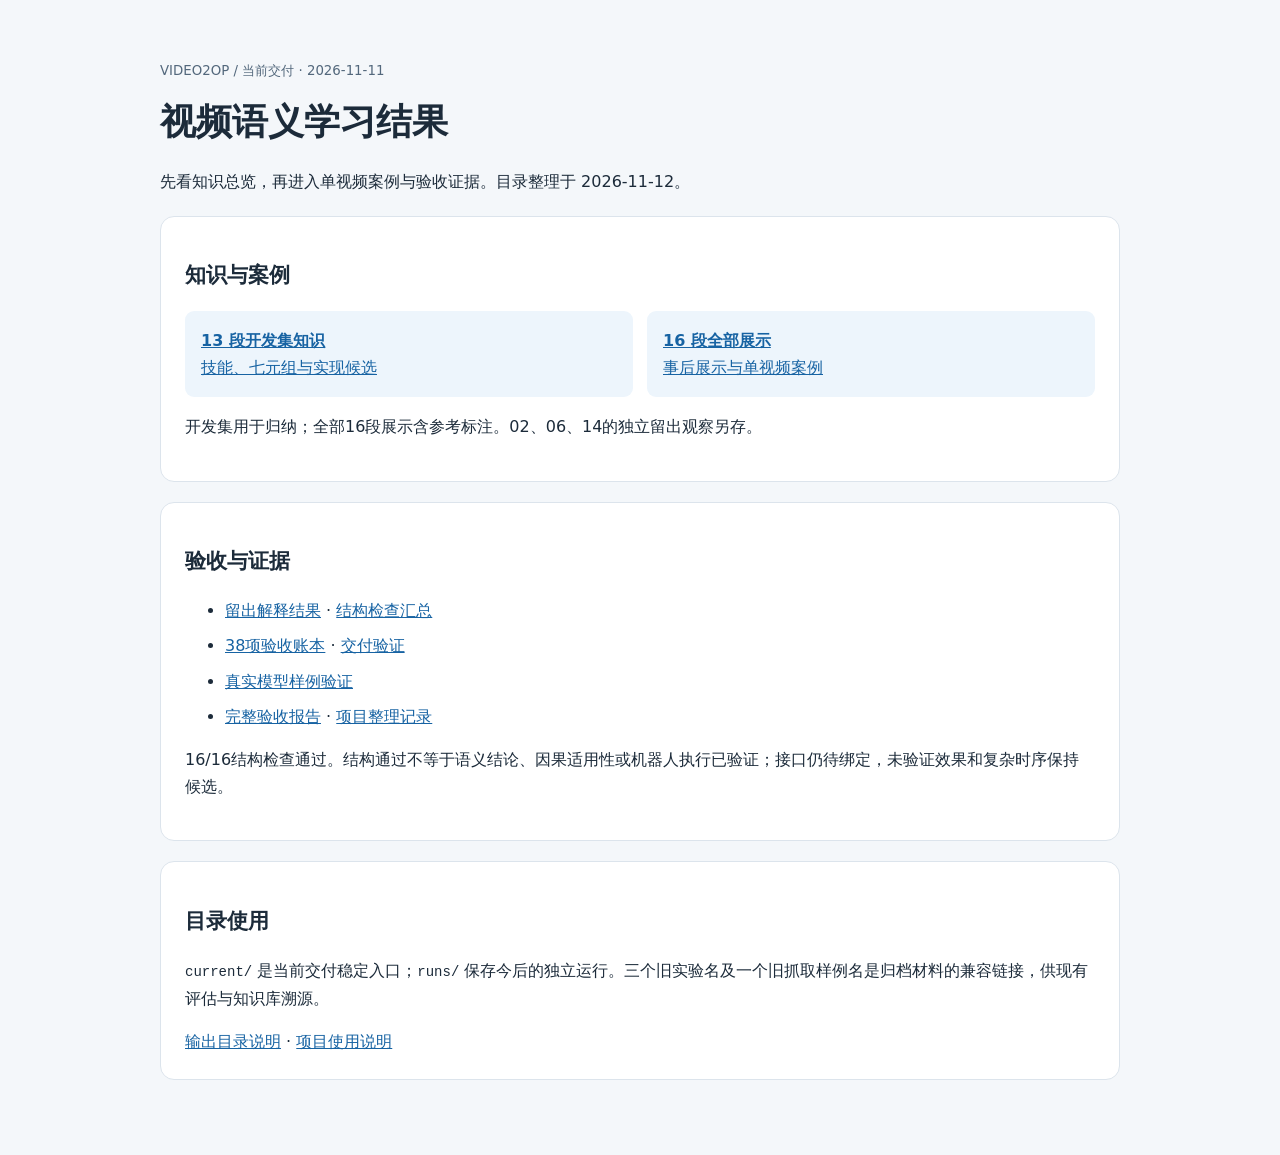
<file: output/index.html>
<!doctype html>
<html lang="zh-CN"><meta charset="utf-8"><meta name="viewport" content="width=device-width, initial-scale=1"><title>video2op · 当前结果</title>
<style>body{font:16px/1.7 system-ui,sans-serif;color:#1c2b3a;background:#f4f7fa;margin:0}main{max-width:960px;margin:auto;padding:56px 24px}h1{font-size:36px;margin:8px 0}h2{font-size:21px}small{color:#53687c}section{background:white;border:1px solid #dce4ec;border-radius:14px;padding:24px;margin:20px 0}.grid{display:grid;grid-template-columns:repeat(auto-fit,minmax(240px,1fr));gap:14px}a{color:#1763a3}nav a{display:block;padding:16px;background:#edf5fc;border-radius:9px}code{font-size:14px}li{margin:8px 0}</style>
<main><small>VIDEO2OP / 当前交付 · 2026-11-11</small><h1>视频语义学习结果</h1><p>先看知识总览，再进入单视频案例与验收证据。目录整理于 2026-11-12。</p>
<section><h2>知识与案例</h2><nav class="grid"><a href="current/knowledge_development/review.html"><b>13 段开发集知识</b><br>技能、七元组与实现候选</a><a href="current/knowledge_all_16/review.html"><b>16 段全部展示</b><br>事后展示与单视频案例</a></nav><p>开发集用于归纳；全部16段展示含参考标注。02、06、14的独立留出观察另存。</p></section>
<section><h2>验收与证据</h2><ul>
<li><a href="current/holdout_evaluation.json">留出解释结果</a> · <a href="current/verification_summary.json">结构检查汇总</a></li>
<li><a href="current/checklist_38.json">38项验收账本</a> · <a href="current/delivery_validation.json">交付验证</a></li>
<li><a href="current/model_validation/results.json">真实模型样例验证</a></li>
<li><a href="../docs/reports/按两张图完成任务验收报告.md">完整验收报告</a> · <a href="../docs/reports/项目整理_20261112.md">项目整理记录</a></li>
</ul><p>16/16结构检查通过。结构通过不等于语义结论、因果适用性或机器人执行已验证；接口仍待绑定，未验证效果和复杂时序保持候选。</p></section>
<section><h2>目录使用</h2><p><code>current/</code> 是当前交付稳定入口；<code>runs/</code> 保存今后的独立运行。三个旧实验名及一个旧抓取样例名是归档材料的兼容链接，供现有评估与知识库溯源。</p><a href="README.md">输出目录说明</a> · <a href="../README.md">项目使用说明</a></section></main></html>
</file>
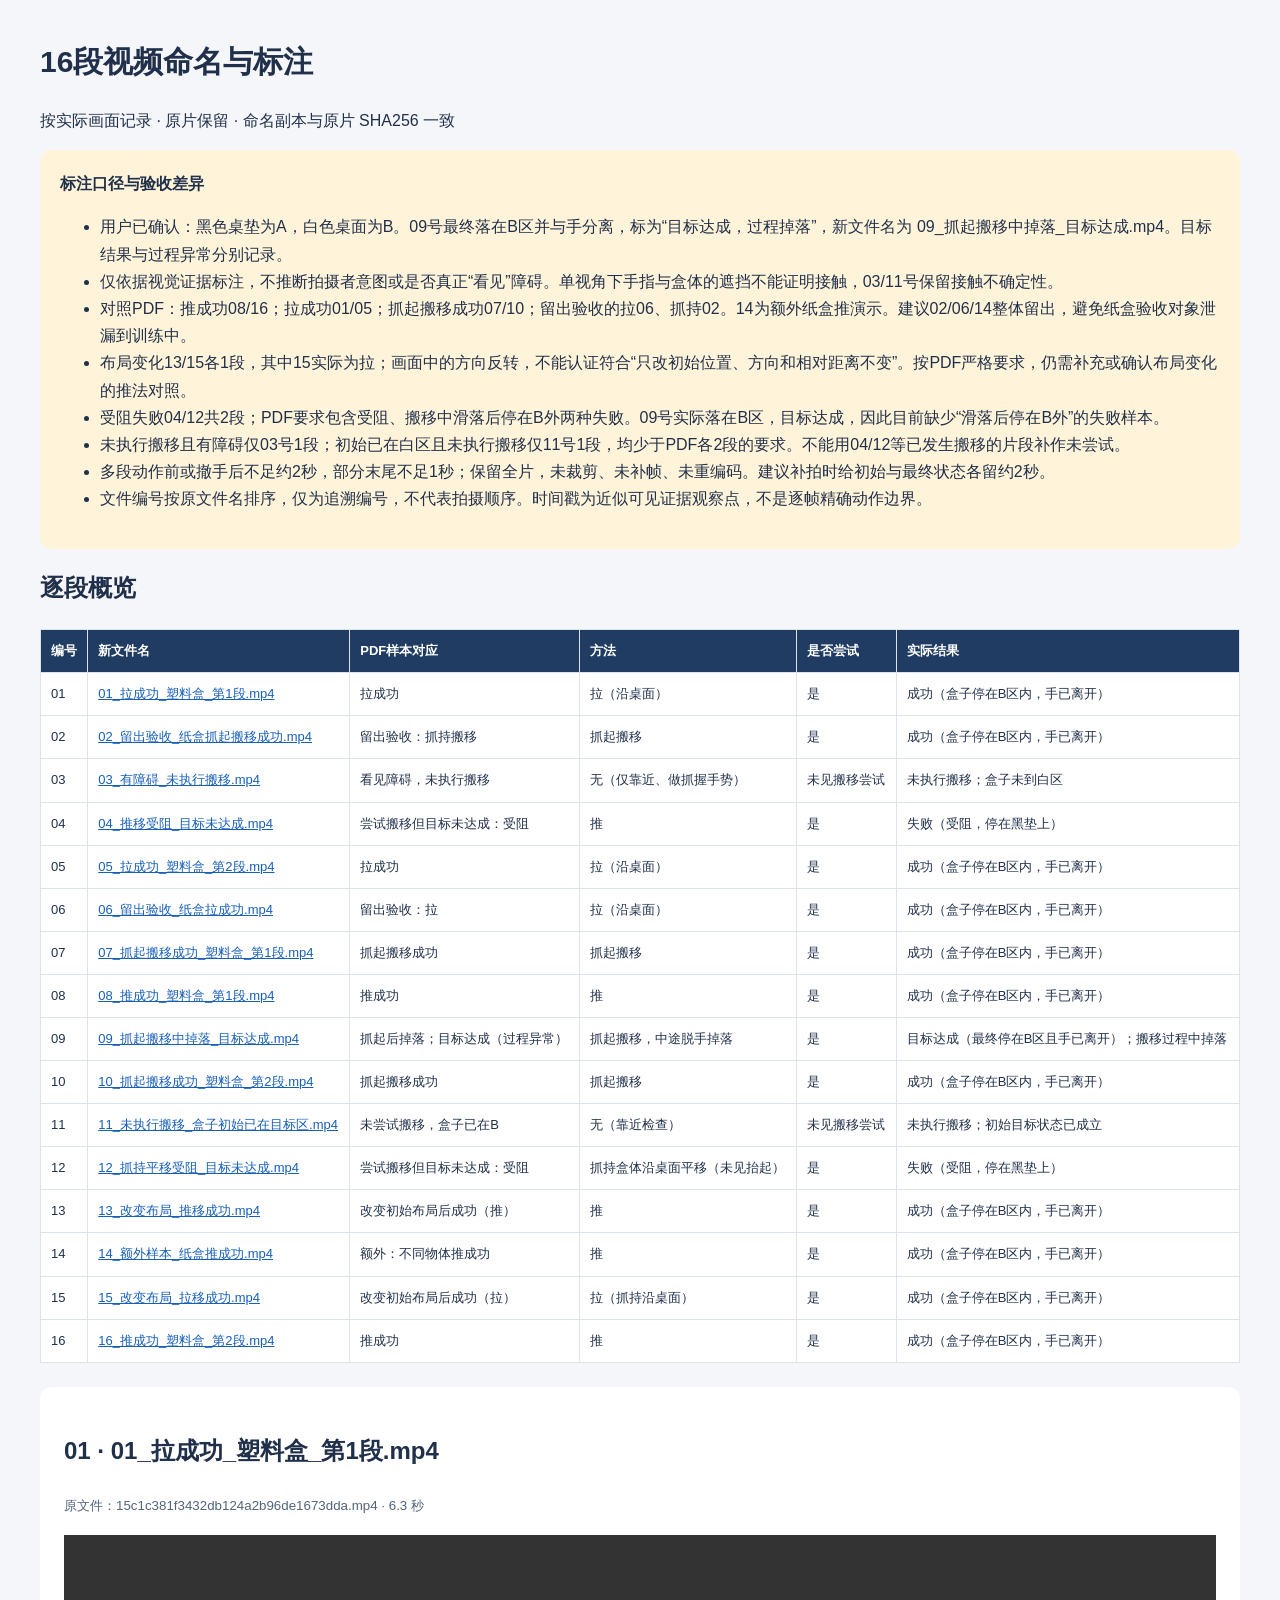
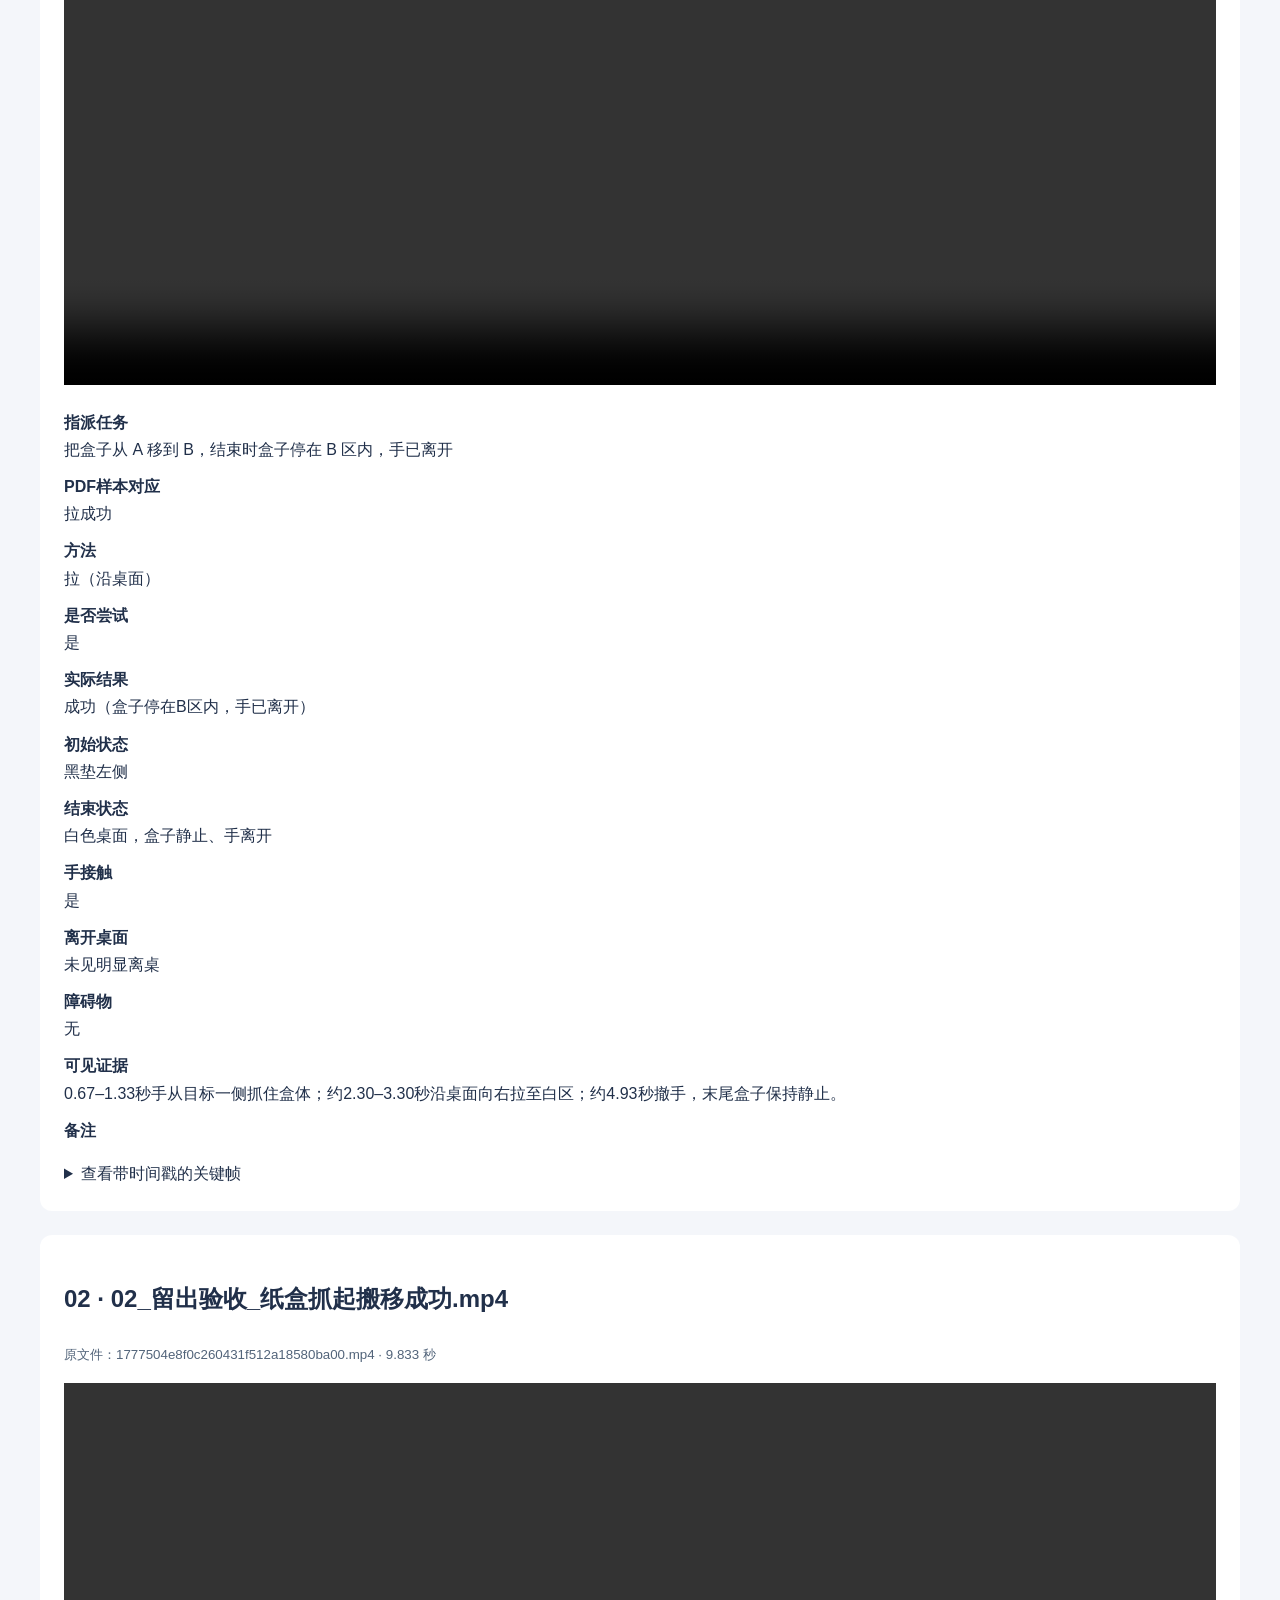
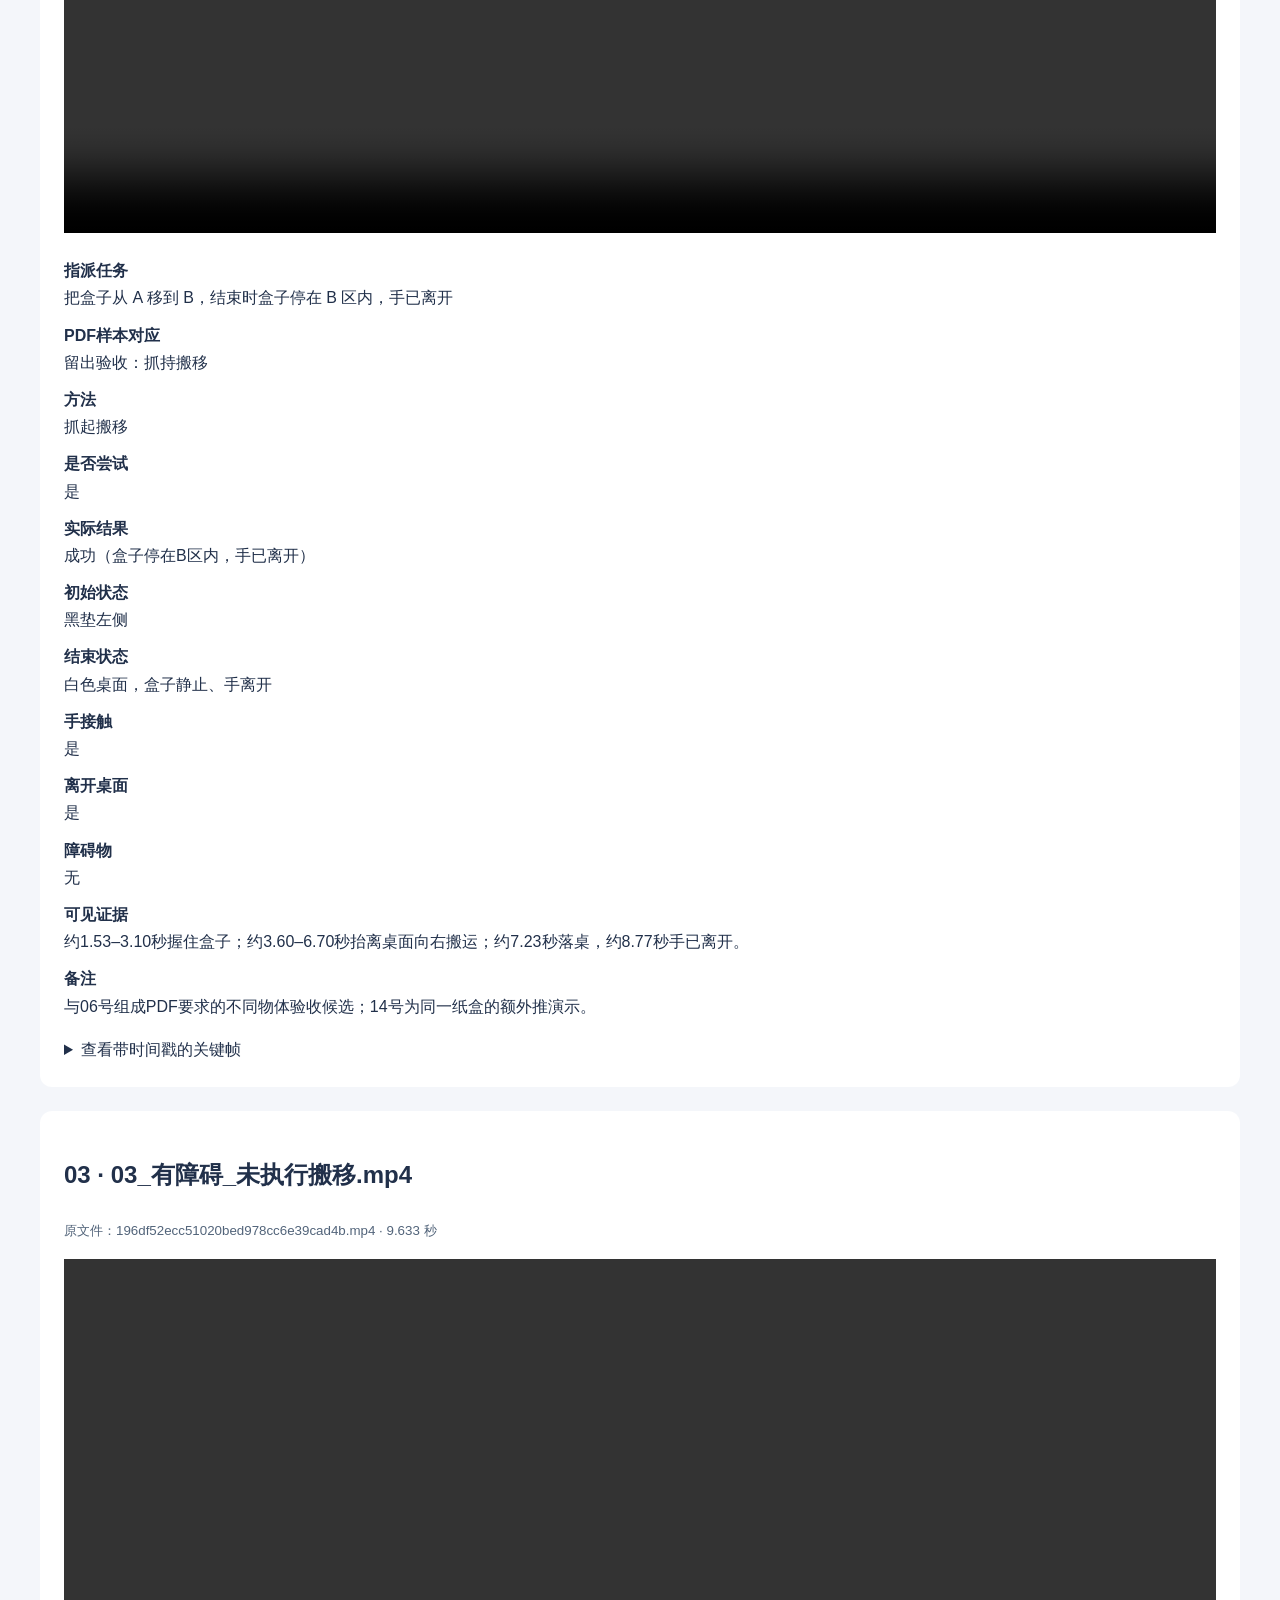
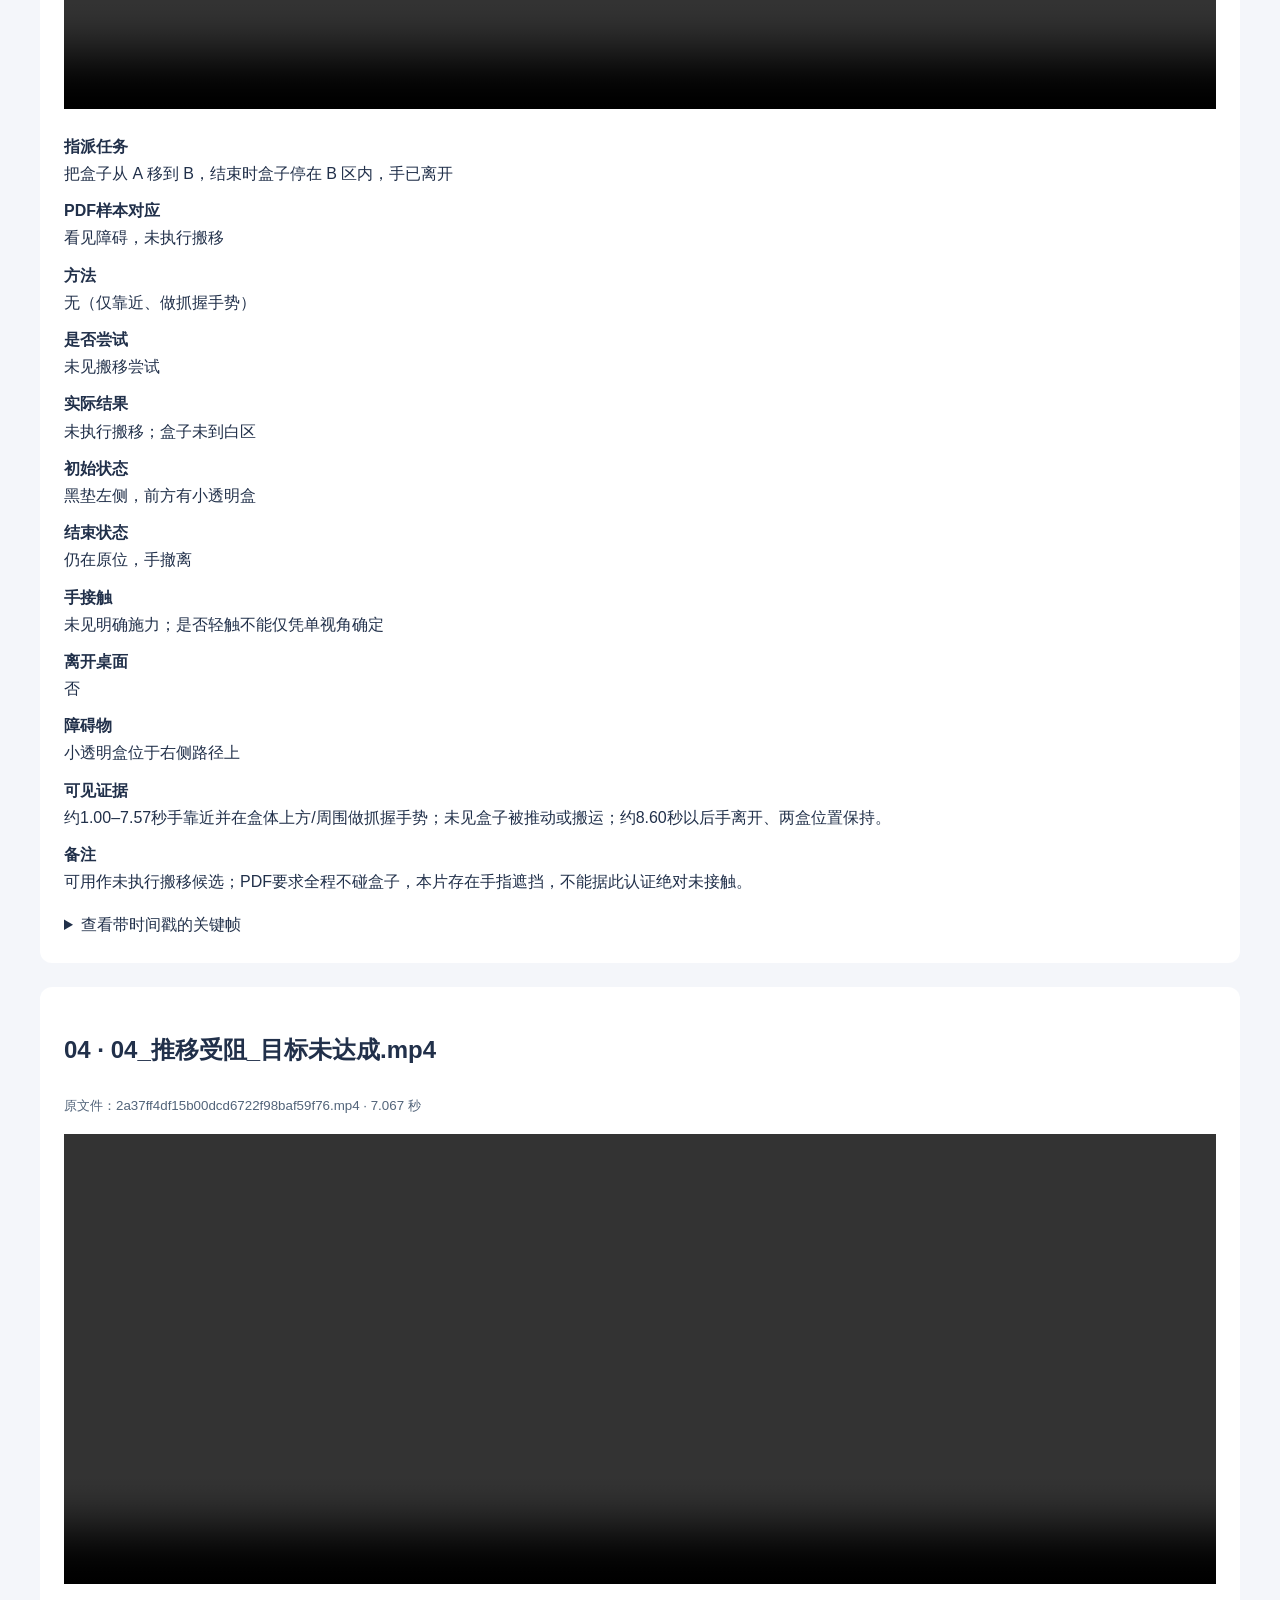
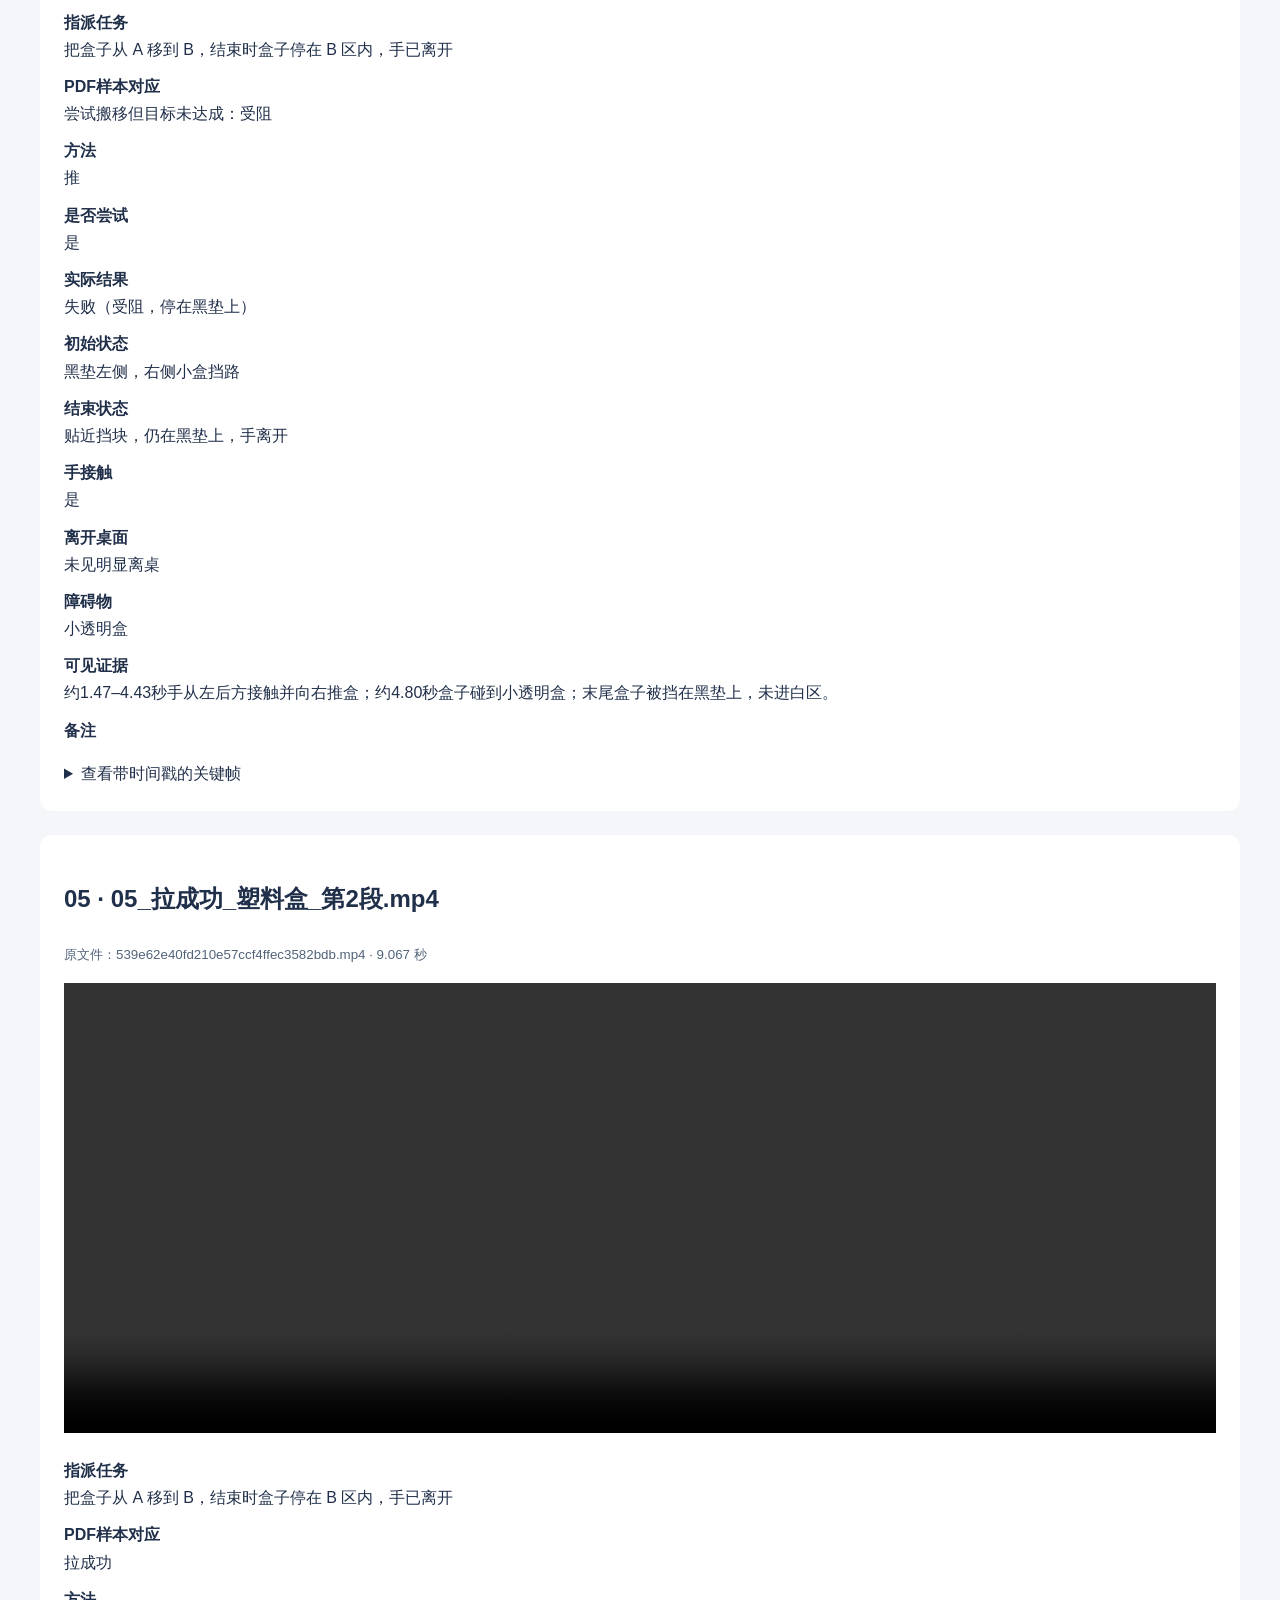
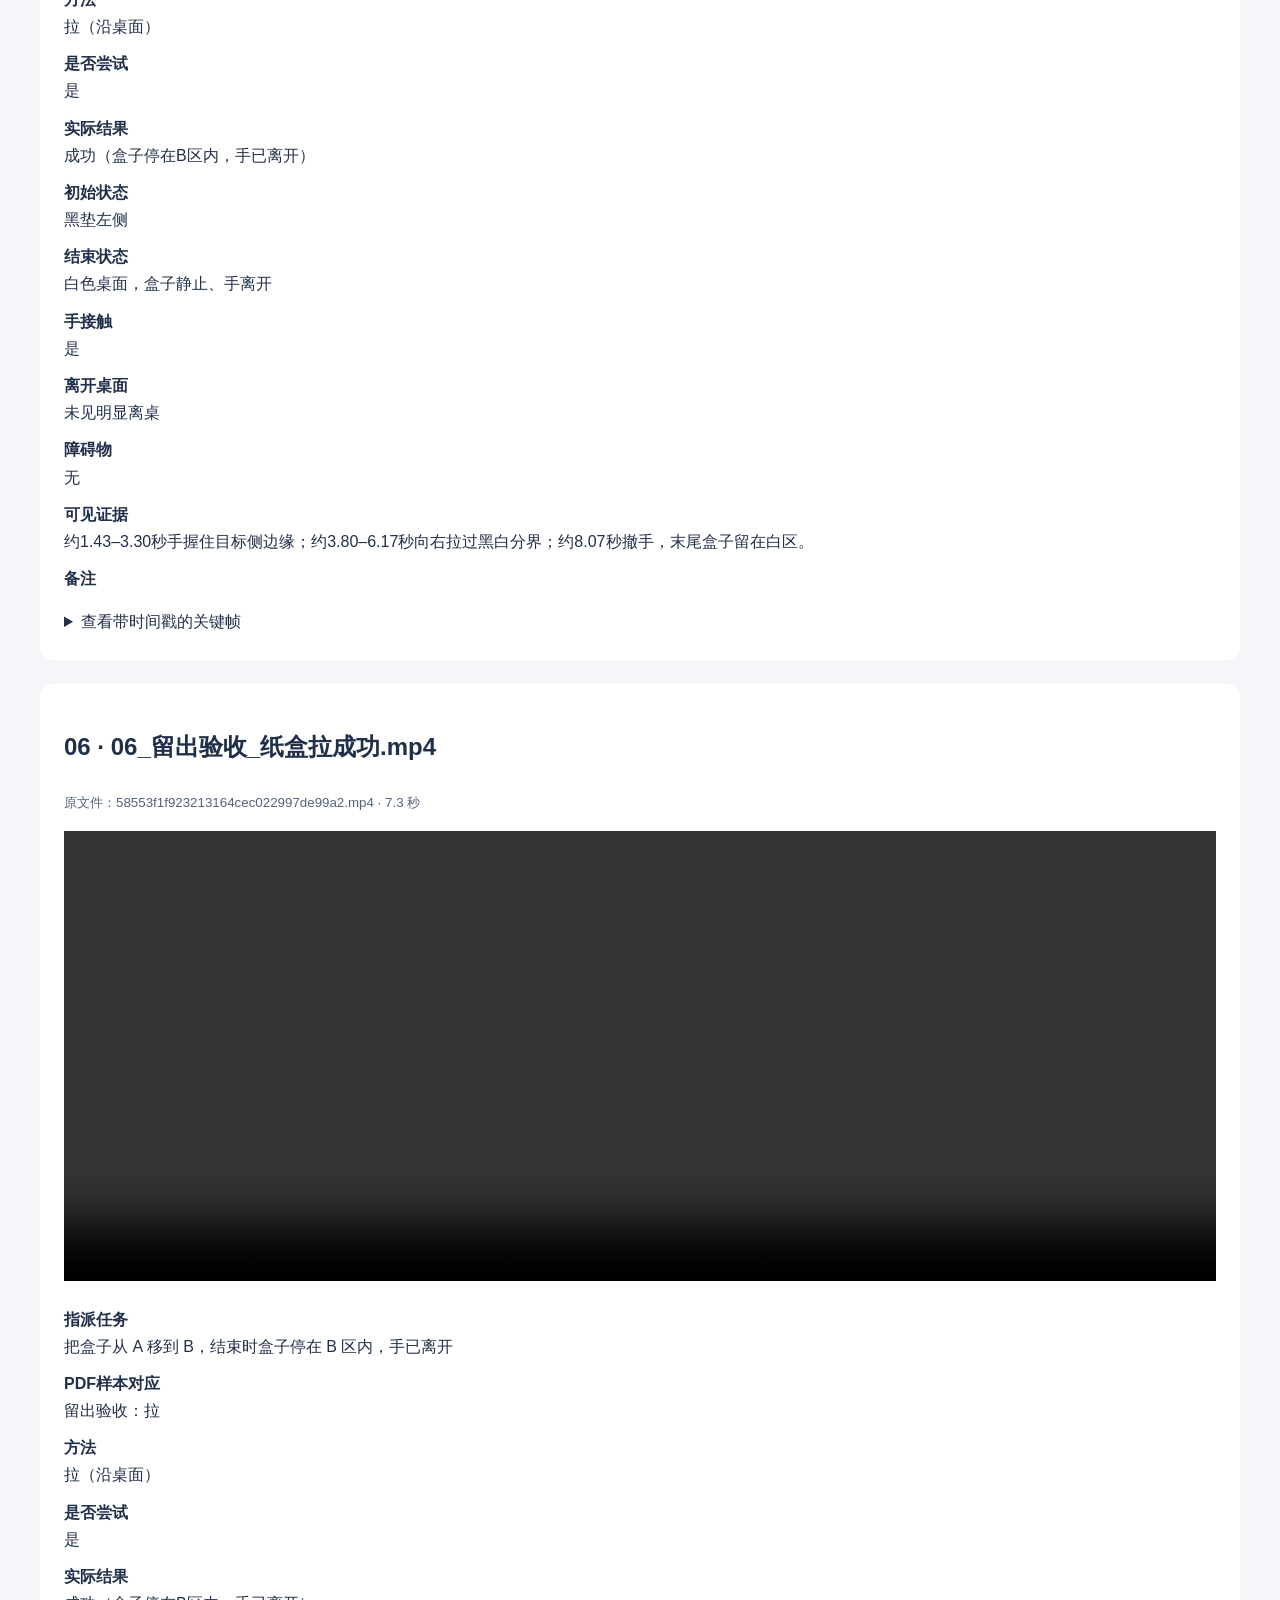
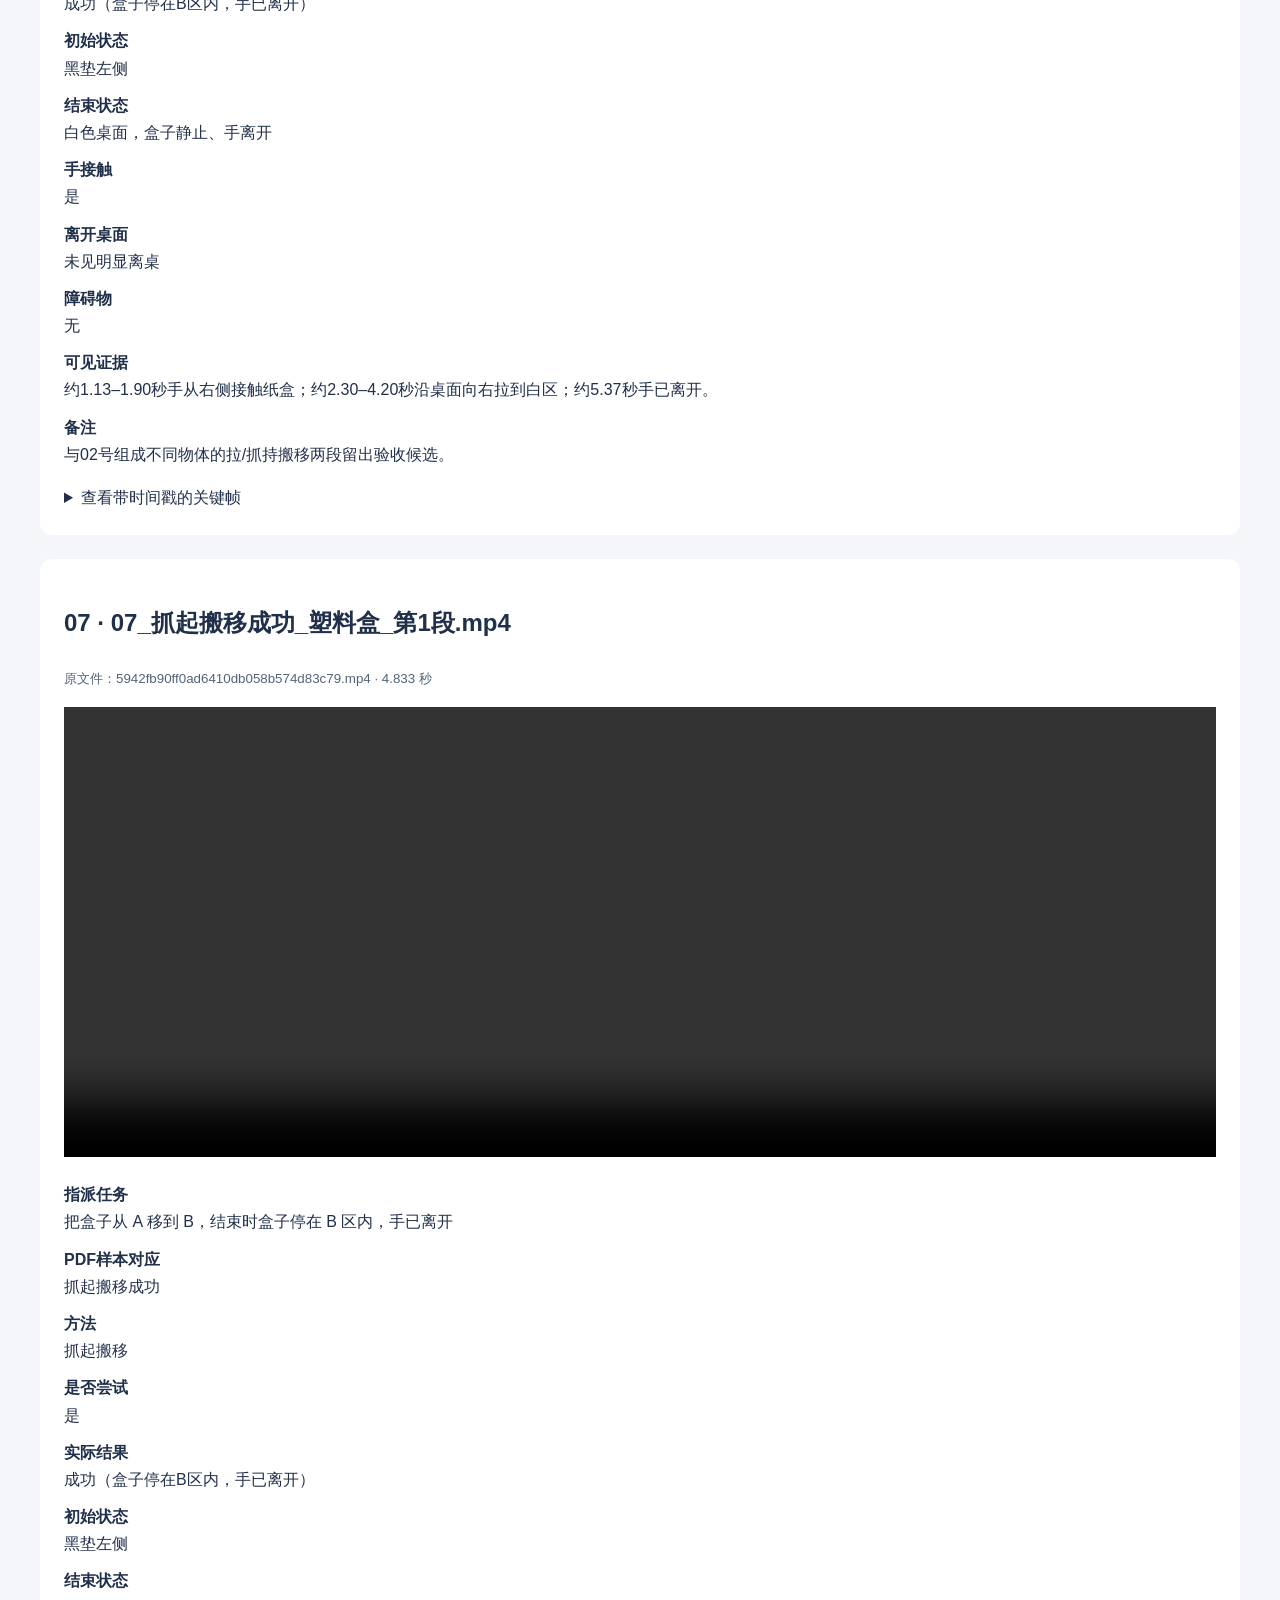
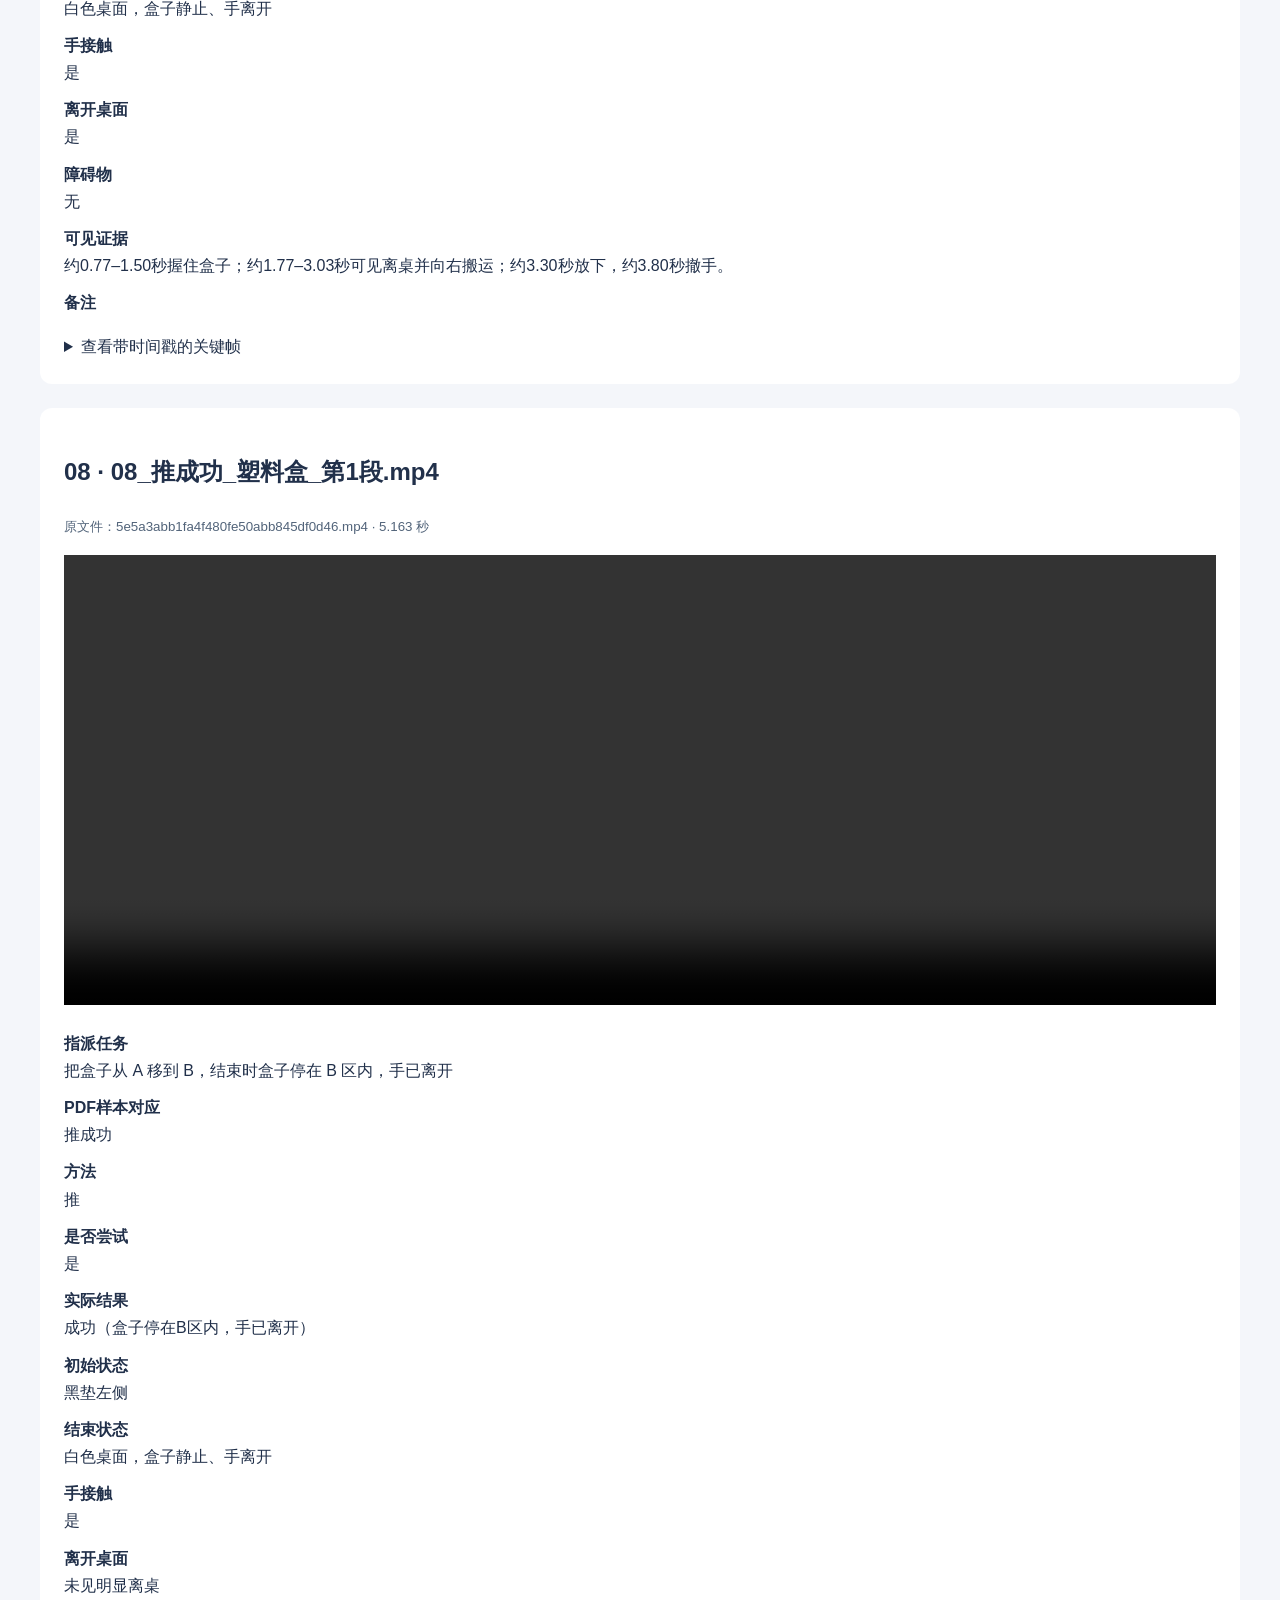
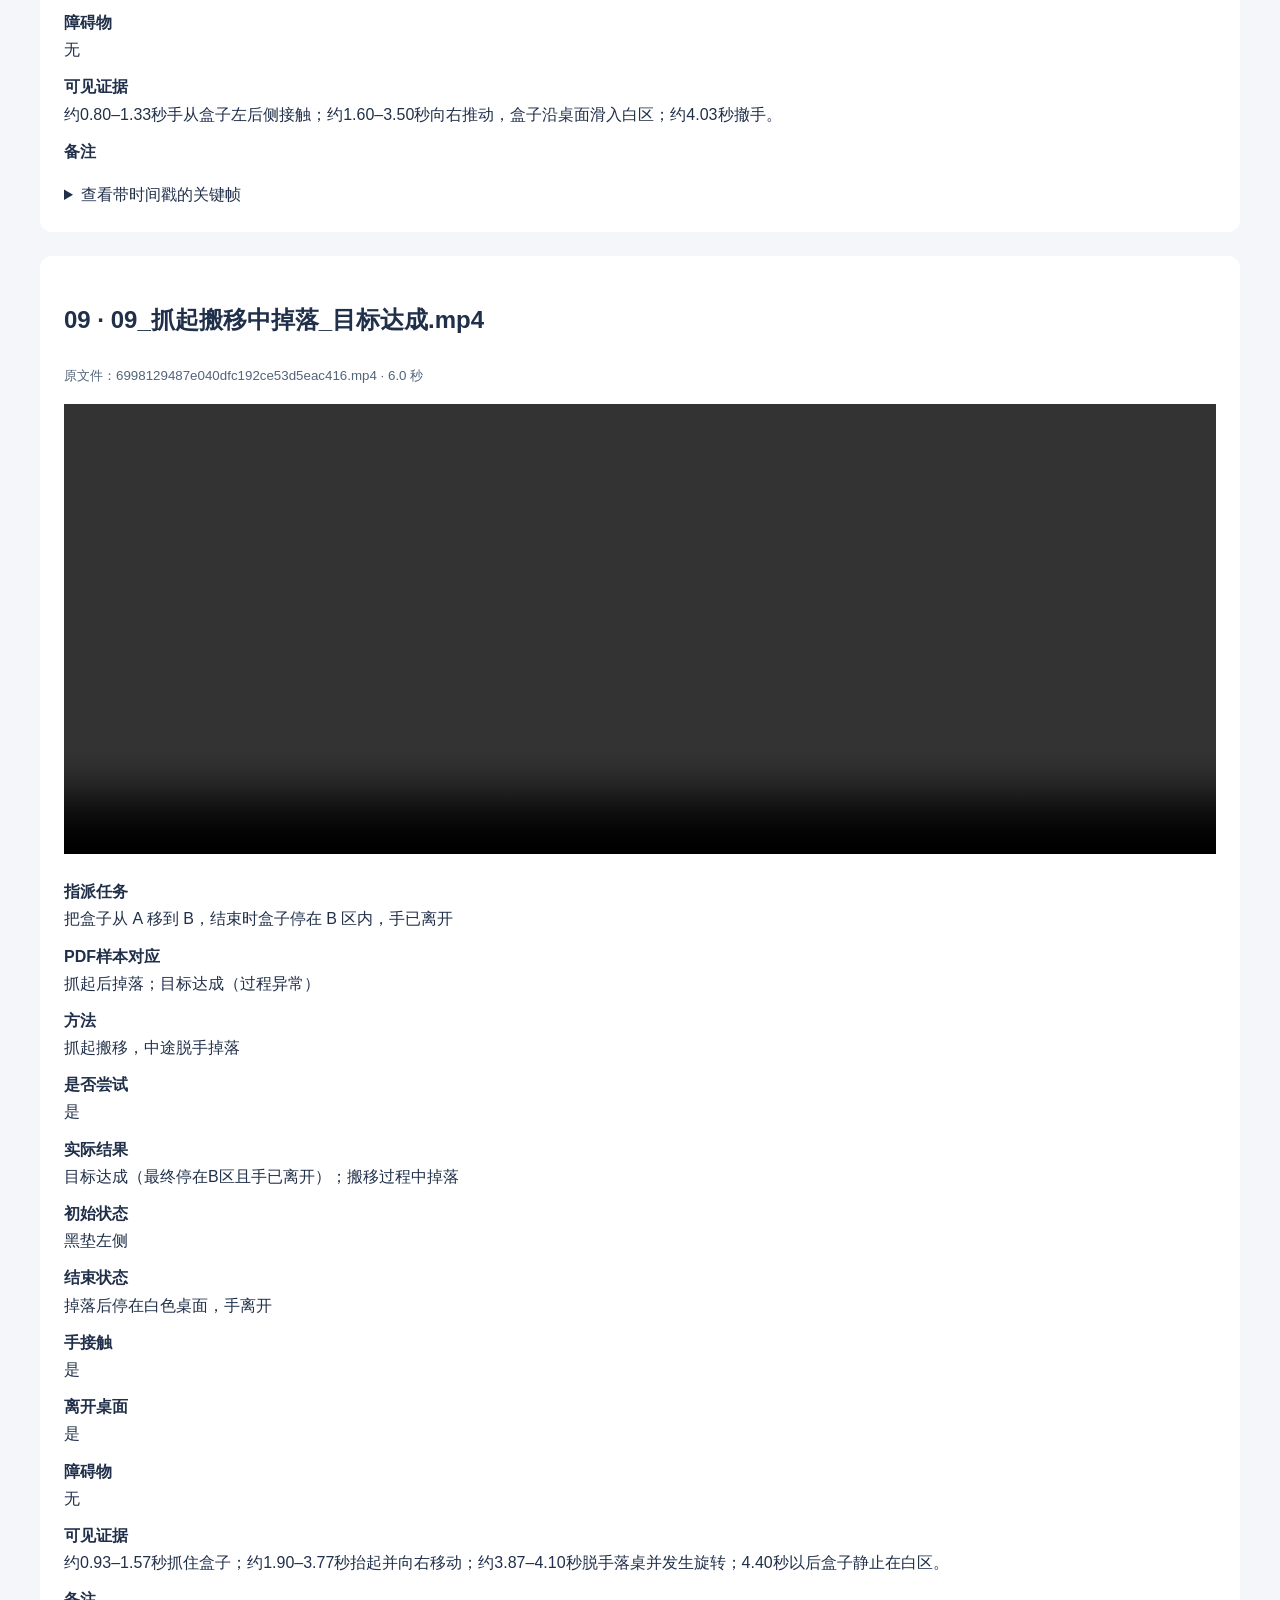
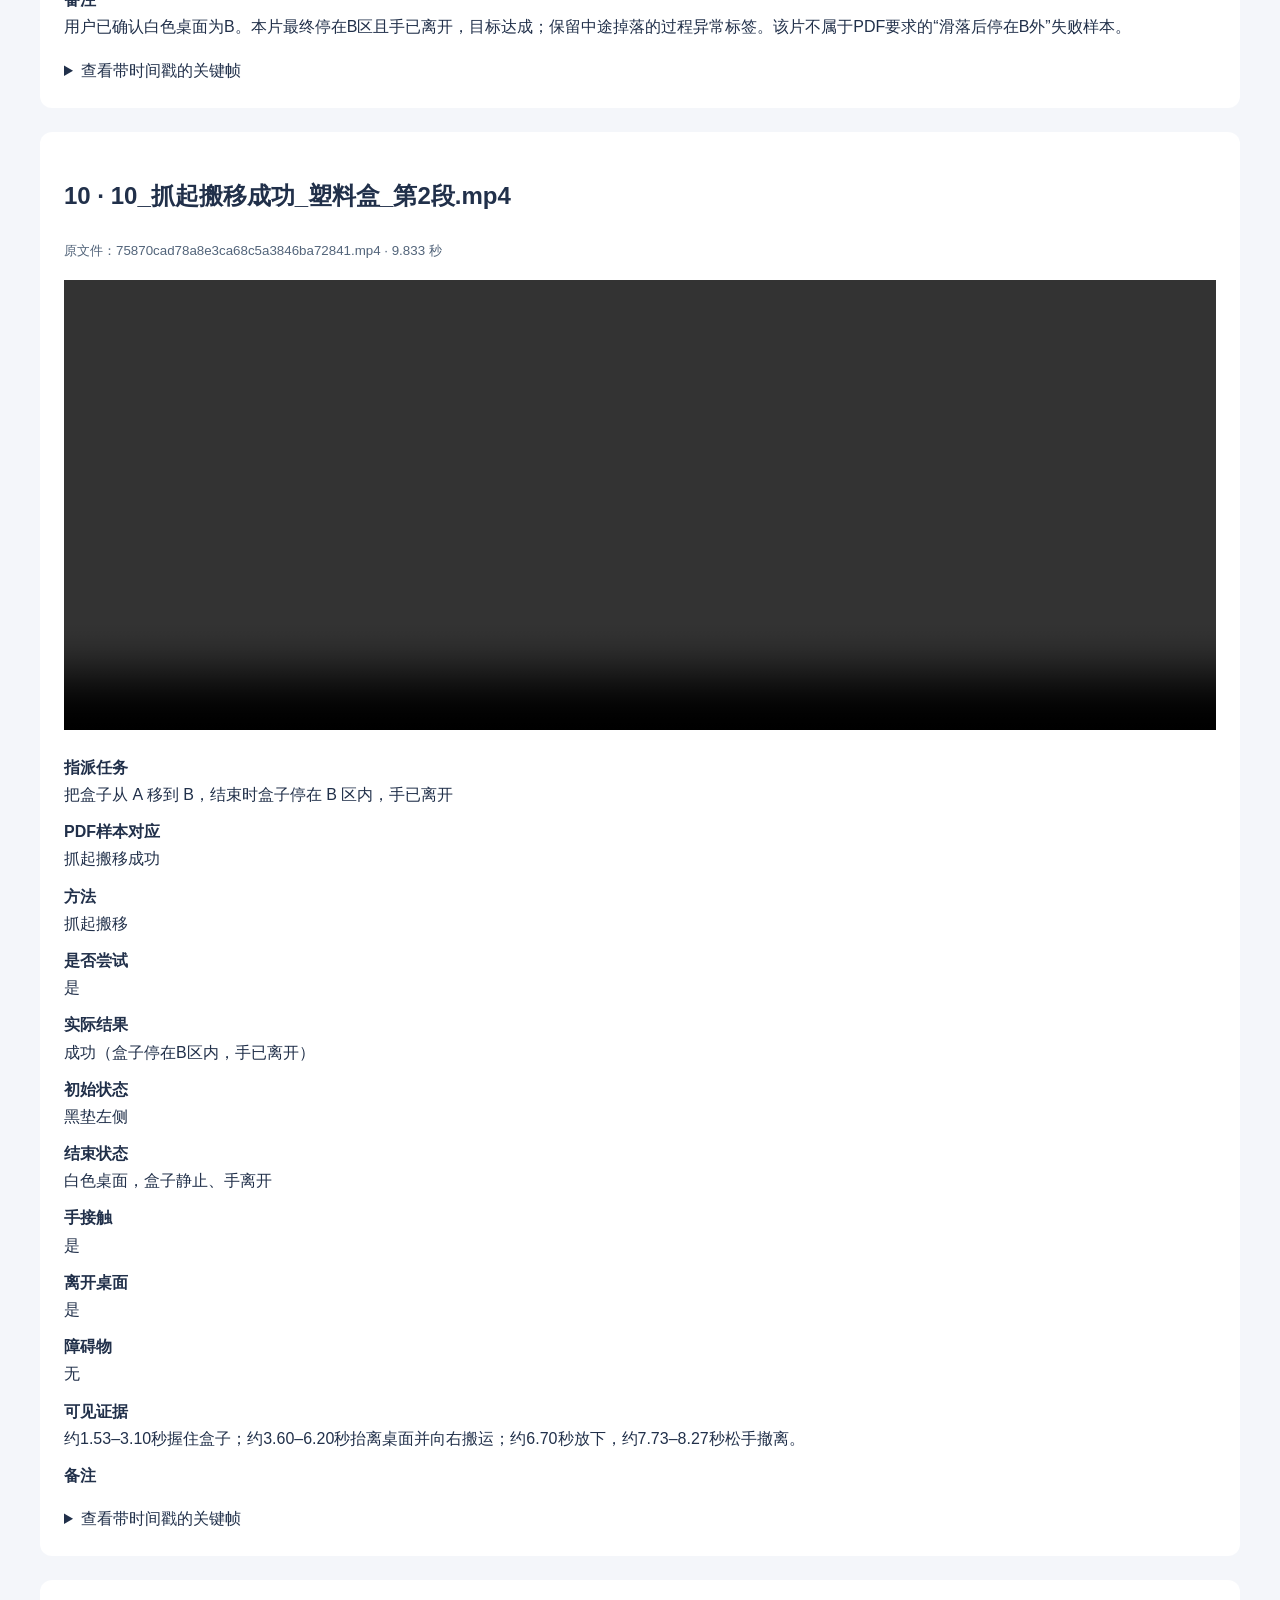
<file: data/16段视频_命名标注/标注清单.html>
<!doctype html><html lang="zh-CN"><meta charset="utf-8"><title>16段视频命名与标注</title><style>body{font-family:"Microsoft YaHei",sans-serif;margin:36px;background:#f4f6fa;color:#21304a;line-height:1.7}main{max-width:1200px;margin:auto}h1{font-size:30px}.note{background:#fff4d9;padding:20px;border-radius:12px}table{border-collapse:collapse;background:white;width:100%;font-size:13px}td,th{padding:10px;border:1px solid #dce3ed;text-align:left;vertical-align:top}th{background:#203c63;color:white}td{overflow-wrap:anywhere}article{background:white;margin:24px 0;padding:24px;border-radius:12px}video{width:100%;max-height:450px;background:#111}summary{cursor:pointer}img{max-width:100%}a{color:#175fba}dt{font-weight:700}dd{margin:0 0 10px}small{color:#52647a}</style><main><h1>16段视频命名与标注</h1><p>按实际画面记录 · 原片保留 · 命名副本与原片 SHA256 一致</p><section class="note"><b>标注口径与验收差异</b><ul><li>用户已确认：黑色桌垫为A，白色桌面为B。09号最终落在B区并与手分离，标为“目标达成，过程掉落”，新文件名为 09_抓起搬移中掉落_目标达成.mp4。目标结果与过程异常分别记录。</li><li>仅依据视觉证据标注，不推断拍摄者意图或是否真正“看见”障碍。单视角下手指与盒体的遮挡不能证明接触，03/11号保留接触不确定性。</li><li>对照PDF：推成功08/16；拉成功01/05；抓起搬移成功07/10；留出验收的拉06、抓持02。14为额外纸盒推演示。建议02/06/14整体留出，避免纸盒验收对象泄漏到训练中。</li><li>布局变化13/15各1段，其中15实际为拉；画面中的方向反转，不能认证符合“只改初始位置、方向和相对距离不变”。按PDF严格要求，仍需补充或确认布局变化的推法对照。</li><li>受阻失败04/12共2段；PDF要求包含受阻、搬移中滑落后停在B外两种失败。09号实际落在B区，目标达成，因此目前缺少“滑落后停在B外”的失败样本。</li><li>未执行搬移且有障碍仅03号1段；初始已在白区且未执行搬移仅11号1段，均少于PDF各2段的要求。不能用04/12等已发生搬移的片段补作未尝试。</li><li>多段动作前或撤手后不足约2秒，部分末尾不足1秒；保留全片，未裁剪、未补帧、未重编码。建议补拍时给初始与最终状态各留约2秒。</li><li>文件编号按原文件名排序，仅为追溯编号，不代表拍摄顺序。时间戳为近似可见证据观察点，不是逐帧精确动作边界。</li></ul></section><h2>逐段概览</h2><table><thead><tr><th>编号</th><th>新文件名</th><th>PDF样本对应</th><th>方法</th><th>是否尝试</th><th>实际结果</th></tr></thead><tbody><tr><td>01</td><td><a href="#v01">01_拉成功_塑料盒_第1段.mp4</a></td><td>拉成功</td><td>拉（沿桌面）</td><td>是</td><td>成功（盒子停在B区内，手已离开）</td></tr><tr><td>02</td><td><a href="#v02">02_留出验收_纸盒抓起搬移成功.mp4</a></td><td>留出验收：抓持搬移</td><td>抓起搬移</td><td>是</td><td>成功（盒子停在B区内，手已离开）</td></tr><tr><td>03</td><td><a href="#v03">03_有障碍_未执行搬移.mp4</a></td><td>看见障碍，未执行搬移</td><td>无（仅靠近、做抓握手势）</td><td>未见搬移尝试</td><td>未执行搬移；盒子未到白区</td></tr><tr><td>04</td><td><a href="#v04">04_推移受阻_目标未达成.mp4</a></td><td>尝试搬移但目标未达成：受阻</td><td>推</td><td>是</td><td>失败（受阻，停在黑垫上）</td></tr><tr><td>05</td><td><a href="#v05">05_拉成功_塑料盒_第2段.mp4</a></td><td>拉成功</td><td>拉（沿桌面）</td><td>是</td><td>成功（盒子停在B区内，手已离开）</td></tr><tr><td>06</td><td><a href="#v06">06_留出验收_纸盒拉成功.mp4</a></td><td>留出验收：拉</td><td>拉（沿桌面）</td><td>是</td><td>成功（盒子停在B区内，手已离开）</td></tr><tr><td>07</td><td><a href="#v07">07_抓起搬移成功_塑料盒_第1段.mp4</a></td><td>抓起搬移成功</td><td>抓起搬移</td><td>是</td><td>成功（盒子停在B区内，手已离开）</td></tr><tr><td>08</td><td><a href="#v08">08_推成功_塑料盒_第1段.mp4</a></td><td>推成功</td><td>推</td><td>是</td><td>成功（盒子停在B区内，手已离开）</td></tr><tr><td>09</td><td><a href="#v09">09_抓起搬移中掉落_目标达成.mp4</a></td><td>抓起后掉落；目标达成（过程异常）</td><td>抓起搬移，中途脱手掉落</td><td>是</td><td>目标达成（最终停在B区且手已离开）；搬移过程中掉落</td></tr><tr><td>10</td><td><a href="#v10">10_抓起搬移成功_塑料盒_第2段.mp4</a></td><td>抓起搬移成功</td><td>抓起搬移</td><td>是</td><td>成功（盒子停在B区内，手已离开）</td></tr><tr><td>11</td><td><a href="#v11">11_未执行搬移_盒子初始已在目标区.mp4</a></td><td>未尝试搬移，盒子已在B</td><td>无（靠近检查）</td><td>未见搬移尝试</td><td>未执行搬移；初始目标状态已成立</td></tr><tr><td>12</td><td><a href="#v12">12_抓持平移受阻_目标未达成.mp4</a></td><td>尝试搬移但目标未达成：受阻</td><td>抓持盒体沿桌面平移（未见抬起）</td><td>是</td><td>失败（受阻，停在黑垫上）</td></tr><tr><td>13</td><td><a href="#v13">13_改变布局_推移成功.mp4</a></td><td>改变初始布局后成功（推）</td><td>推</td><td>是</td><td>成功（盒子停在B区内，手已离开）</td></tr><tr><td>14</td><td><a href="#v14">14_额外样本_纸盒推成功.mp4</a></td><td>额外：不同物体推成功</td><td>推</td><td>是</td><td>成功（盒子停在B区内，手已离开）</td></tr><tr><td>15</td><td><a href="#v15">15_改变布局_拉移成功.mp4</a></td><td>改变初始布局后成功（拉）</td><td>拉（抓持沿桌面）</td><td>是</td><td>成功（盒子停在B区内，手已离开）</td></tr><tr><td>16</td><td><a href="#v16">16_推成功_塑料盒_第2段.mp4</a></td><td>推成功</td><td>推</td><td>是</td><td>成功（盒子停在B区内，手已离开）</td></tr></tbody></table><article id="v01"><h2>01 · 01_拉成功_塑料盒_第1段.mp4</h2><p><small>原文件：15c1c381f3432db124a2b96de1673dda.mp4 · 6.3 秒</small></p><video controls preload="none" src="视频/01_拉成功_塑料盒_第1段.mp4"></video><dl><dt>指派任务</dt><dd>把盒子从 A 移到 B，结束时盒子停在 B 区内，手已离开</dd><dt>PDF样本对应</dt><dd>拉成功</dd><dt>方法</dt><dd>拉（沿桌面）</dd><dt>是否尝试</dt><dd>是</dd><dt>实际结果</dt><dd>成功（盒子停在B区内，手已离开）</dd><dt>初始状态</dt><dd>黑垫左侧</dd><dt>结束状态</dt><dd>白色桌面，盒子静止、手离开</dd><dt>手接触</dt><dd>是</dd><dt>离开桌面</dt><dd>未见明显离桌</dd><dt>障碍物</dt><dd>无</dd><dt>可见证据</dt><dd>0.67–1.33秒手从目标一侧抓住盒体；约2.30–3.30秒沿桌面向右拉至白区；约4.93秒撤手，末尾盒子保持静止。</dd><dt>备注</dt><dd></dd></dl><details><summary>查看带时间戳的关键帧</summary><img loading="lazy" src="关键帧/01_拉成功_塑料盒_第1段.jpg"></details></article><article id="v02"><h2>02 · 02_留出验收_纸盒抓起搬移成功.mp4</h2><p><small>原文件：1777504e8f0c260431f512a18580ba00.mp4 · 9.833 秒</small></p><video controls preload="none" src="视频/02_留出验收_纸盒抓起搬移成功.mp4"></video><dl><dt>指派任务</dt><dd>把盒子从 A 移到 B，结束时盒子停在 B 区内，手已离开</dd><dt>PDF样本对应</dt><dd>留出验收：抓持搬移</dd><dt>方法</dt><dd>抓起搬移</dd><dt>是否尝试</dt><dd>是</dd><dt>实际结果</dt><dd>成功（盒子停在B区内，手已离开）</dd><dt>初始状态</dt><dd>黑垫左侧</dd><dt>结束状态</dt><dd>白色桌面，盒子静止、手离开</dd><dt>手接触</dt><dd>是</dd><dt>离开桌面</dt><dd>是</dd><dt>障碍物</dt><dd>无</dd><dt>可见证据</dt><dd>约1.53–3.10秒握住盒子；约3.60–6.70秒抬离桌面向右搬运；约7.23秒落桌，约8.77秒手已离开。</dd><dt>备注</dt><dd>与06号组成PDF要求的不同物体验收候选；14号为同一纸盒的额外推演示。</dd></dl><details><summary>查看带时间戳的关键帧</summary><img loading="lazy" src="关键帧/02_留出验收_纸盒抓起搬移成功.jpg"></details></article><article id="v03"><h2>03 · 03_有障碍_未执行搬移.mp4</h2><p><small>原文件：196df52ecc51020bed978cc6e39cad4b.mp4 · 9.633 秒</small></p><video controls preload="none" src="视频/03_有障碍_未执行搬移.mp4"></video><dl><dt>指派任务</dt><dd>把盒子从 A 移到 B，结束时盒子停在 B 区内，手已离开</dd><dt>PDF样本对应</dt><dd>看见障碍，未执行搬移</dd><dt>方法</dt><dd>无（仅靠近、做抓握手势）</dd><dt>是否尝试</dt><dd>未见搬移尝试</dd><dt>实际结果</dt><dd>未执行搬移；盒子未到白区</dd><dt>初始状态</dt><dd>黑垫左侧，前方有小透明盒</dd><dt>结束状态</dt><dd>仍在原位，手撤离</dd><dt>手接触</dt><dd>未见明确施力；是否轻触不能仅凭单视角确定</dd><dt>离开桌面</dt><dd>否</dd><dt>障碍物</dt><dd>小透明盒位于右侧路径上</dd><dt>可见证据</dt><dd>约1.00–7.57秒手靠近并在盒体上方/周围做抓握手势；未见盒子被推动或搬运；约8.60秒以后手离开、两盒位置保持。</dd><dt>备注</dt><dd>可用作未执行搬移候选；PDF要求全程不碰盒子，本片存在手指遮挡，不能据此认证绝对未接触。</dd></dl><details><summary>查看带时间戳的关键帧</summary><img loading="lazy" src="关键帧/03_有障碍_未执行搬移.jpg"></details></article><article id="v04"><h2>04 · 04_推移受阻_目标未达成.mp4</h2><p><small>原文件：2a37ff4df15b00dcd6722f98baf59f76.mp4 · 7.067 秒</small></p><video controls preload="none" src="视频/04_推移受阻_目标未达成.mp4"></video><dl><dt>指派任务</dt><dd>把盒子从 A 移到 B，结束时盒子停在 B 区内，手已离开</dd><dt>PDF样本对应</dt><dd>尝试搬移但目标未达成：受阻</dd><dt>方法</dt><dd>推</dd><dt>是否尝试</dt><dd>是</dd><dt>实际结果</dt><dd>失败（受阻，停在黑垫上）</dd><dt>初始状态</dt><dd>黑垫左侧，右侧小盒挡路</dd><dt>结束状态</dt><dd>贴近挡块，仍在黑垫上，手离开</dd><dt>手接触</dt><dd>是</dd><dt>离开桌面</dt><dd>未见明显离桌</dd><dt>障碍物</dt><dd>小透明盒</dd><dt>可见证据</dt><dd>约1.47–4.43秒手从左后方接触并向右推盒；约4.80秒盒子碰到小透明盒；末尾盒子被挡在黑垫上，未进白区。</dd><dt>备注</dt><dd></dd></dl><details><summary>查看带时间戳的关键帧</summary><img loading="lazy" src="关键帧/04_推移受阻_目标未达成.jpg"></details></article><article id="v05"><h2>05 · 05_拉成功_塑料盒_第2段.mp4</h2><p><small>原文件：539e62e40fd210e57ccf4ffec3582bdb.mp4 · 9.067 秒</small></p><video controls preload="none" src="视频/05_拉成功_塑料盒_第2段.mp4"></video><dl><dt>指派任务</dt><dd>把盒子从 A 移到 B，结束时盒子停在 B 区内，手已离开</dd><dt>PDF样本对应</dt><dd>拉成功</dd><dt>方法</dt><dd>拉（沿桌面）</dd><dt>是否尝试</dt><dd>是</dd><dt>实际结果</dt><dd>成功（盒子停在B区内，手已离开）</dd><dt>初始状态</dt><dd>黑垫左侧</dd><dt>结束状态</dt><dd>白色桌面，盒子静止、手离开</dd><dt>手接触</dt><dd>是</dd><dt>离开桌面</dt><dd>未见明显离桌</dd><dt>障碍物</dt><dd>无</dd><dt>可见证据</dt><dd>约1.43–3.30秒手握住目标侧边缘；约3.80–6.17秒向右拉过黑白分界；约8.07秒撤手，末尾盒子留在白区。</dd><dt>备注</dt><dd></dd></dl><details><summary>查看带时间戳的关键帧</summary><img loading="lazy" src="关键帧/05_拉成功_塑料盒_第2段.jpg"></details></article><article id="v06"><h2>06 · 06_留出验收_纸盒拉成功.mp4</h2><p><small>原文件：58553f1f923213164cec022997de99a2.mp4 · 7.3 秒</small></p><video controls preload="none" src="视频/06_留出验收_纸盒拉成功.mp4"></video><dl><dt>指派任务</dt><dd>把盒子从 A 移到 B，结束时盒子停在 B 区内，手已离开</dd><dt>PDF样本对应</dt><dd>留出验收：拉</dd><dt>方法</dt><dd>拉（沿桌面）</dd><dt>是否尝试</dt><dd>是</dd><dt>实际结果</dt><dd>成功（盒子停在B区内，手已离开）</dd><dt>初始状态</dt><dd>黑垫左侧</dd><dt>结束状态</dt><dd>白色桌面，盒子静止、手离开</dd><dt>手接触</dt><dd>是</dd><dt>离开桌面</dt><dd>未见明显离桌</dd><dt>障碍物</dt><dd>无</dd><dt>可见证据</dt><dd>约1.13–1.90秒手从右侧接触纸盒；约2.30–4.20秒沿桌面向右拉到白区；约5.37秒手已离开。</dd><dt>备注</dt><dd>与02号组成不同物体的拉/抓持搬移两段留出验收候选。</dd></dl><details><summary>查看带时间戳的关键帧</summary><img loading="lazy" src="关键帧/06_留出验收_纸盒拉成功.jpg"></details></article><article id="v07"><h2>07 · 07_抓起搬移成功_塑料盒_第1段.mp4</h2><p><small>原文件：5942fb90ff0ad6410db058b574d83c79.mp4 · 4.833 秒</small></p><video controls preload="none" src="视频/07_抓起搬移成功_塑料盒_第1段.mp4"></video><dl><dt>指派任务</dt><dd>把盒子从 A 移到 B，结束时盒子停在 B 区内，手已离开</dd><dt>PDF样本对应</dt><dd>抓起搬移成功</dd><dt>方法</dt><dd>抓起搬移</dd><dt>是否尝试</dt><dd>是</dd><dt>实际结果</dt><dd>成功（盒子停在B区内，手已离开）</dd><dt>初始状态</dt><dd>黑垫左侧</dd><dt>结束状态</dt><dd>白色桌面，盒子静止、手离开</dd><dt>手接触</dt><dd>是</dd><dt>离开桌面</dt><dd>是</dd><dt>障碍物</dt><dd>无</dd><dt>可见证据</dt><dd>约0.77–1.50秒握住盒子；约1.77–3.03秒可见离桌并向右搬运；约3.30秒放下，约3.80秒撤手。</dd><dt>备注</dt><dd></dd></dl><details><summary>查看带时间戳的关键帧</summary><img loading="lazy" src="关键帧/07_抓起搬移成功_塑料盒_第1段.jpg"></details></article><article id="v08"><h2>08 · 08_推成功_塑料盒_第1段.mp4</h2><p><small>原文件：5e5a3abb1fa4f480fe50abb845df0d46.mp4 · 5.163 秒</small></p><video controls preload="none" src="视频/08_推成功_塑料盒_第1段.mp4"></video><dl><dt>指派任务</dt><dd>把盒子从 A 移到 B，结束时盒子停在 B 区内，手已离开</dd><dt>PDF样本对应</dt><dd>推成功</dd><dt>方法</dt><dd>推</dd><dt>是否尝试</dt><dd>是</dd><dt>实际结果</dt><dd>成功（盒子停在B区内，手已离开）</dd><dt>初始状态</dt><dd>黑垫左侧</dd><dt>结束状态</dt><dd>白色桌面，盒子静止、手离开</dd><dt>手接触</dt><dd>是</dd><dt>离开桌面</dt><dd>未见明显离桌</dd><dt>障碍物</dt><dd>无</dd><dt>可见证据</dt><dd>约0.80–1.33秒手从盒子左后侧接触；约1.60–3.50秒向右推动，盒子沿桌面滑入白区；约4.03秒撤手。</dd><dt>备注</dt><dd></dd></dl><details><summary>查看带时间戳的关键帧</summary><img loading="lazy" src="关键帧/08_推成功_塑料盒_第1段.jpg"></details></article><article id="v09"><h2>09 · 09_抓起搬移中掉落_目标达成.mp4</h2><p><small>原文件：6998129487e040dfc192ce53d5eac416.mp4 · 6.0 秒</small></p><video controls preload="none" src="视频/09_抓起搬移中掉落_目标达成.mp4"></video><dl><dt>指派任务</dt><dd>把盒子从 A 移到 B，结束时盒子停在 B 区内，手已离开</dd><dt>PDF样本对应</dt><dd>抓起后掉落；目标达成（过程异常）</dd><dt>方法</dt><dd>抓起搬移，中途脱手掉落</dd><dt>是否尝试</dt><dd>是</dd><dt>实际结果</dt><dd>目标达成（最终停在B区且手已离开）；搬移过程中掉落</dd><dt>初始状态</dt><dd>黑垫左侧</dd><dt>结束状态</dt><dd>掉落后停在白色桌面，手离开</dd><dt>手接触</dt><dd>是</dd><dt>离开桌面</dt><dd>是</dd><dt>障碍物</dt><dd>无</dd><dt>可见证据</dt><dd>约0.93–1.57秒抓住盒子；约1.90–3.77秒抬起并向右移动；约3.87–4.10秒脱手落桌并发生旋转；4.40秒以后盒子静止在白区。</dd><dt>备注</dt><dd>用户已确认白色桌面为B。本片最终停在B区且手已离开，目标达成；保留中途掉落的过程异常标签。该片不属于PDF要求的“滑落后停在B外”失败样本。</dd></dl><details><summary>查看带时间戳的关键帧</summary><img loading="lazy" src="关键帧/09_抓起搬移中掉落_目标达成.jpg"></details></article><article id="v10"><h2>10 · 10_抓起搬移成功_塑料盒_第2段.mp4</h2><p><small>原文件：75870cad78a8e3ca68c5a3846ba72841.mp4 · 9.833 秒</small></p><video controls preload="none" src="视频/10_抓起搬移成功_塑料盒_第2段.mp4"></video><dl><dt>指派任务</dt><dd>把盒子从 A 移到 B，结束时盒子停在 B 区内，手已离开</dd><dt>PDF样本对应</dt><dd>抓起搬移成功</dd><dt>方法</dt><dd>抓起搬移</dd><dt>是否尝试</dt><dd>是</dd><dt>实际结果</dt><dd>成功（盒子停在B区内，手已离开）</dd><dt>初始状态</dt><dd>黑垫左侧</dd><dt>结束状态</dt><dd>白色桌面，盒子静止、手离开</dd><dt>手接触</dt><dd>是</dd><dt>离开桌面</dt><dd>是</dd><dt>障碍物</dt><dd>无</dd><dt>可见证据</dt><dd>约1.53–3.10秒握住盒子；约3.60–6.20秒抬离桌面并向右搬运；约6.70秒放下，约7.73–8.27秒松手撤离。</dd><dt>备注</dt><dd></dd></dl><details><summary>查看带时间戳的关键帧</summary><img loading="lazy" src="关键帧/10_抓起搬移成功_塑料盒_第2段.jpg"></details></article><article id="v11"><h2>11 · 11_未执行搬移_盒子初始已在目标区.mp4</h2><p><small>原文件：7fc7cf980528d1efc10eabd44fcd727a.mp4 · 6.3 秒</small></p><video controls preload="none" src="视频/11_未执行搬移_盒子初始已在目标区.mp4"></video><dl><dt>指派任务</dt><dd>把盒子从 A 移到 B，结束时盒子停在 B 区内，手已离开</dd><dt>PDF样本对应</dt><dd>未尝试搬移，盒子已在B</dd><dt>方法</dt><dd>无（靠近检查）</dd><dt>是否尝试</dt><dd>未见搬移尝试</dd><dt>实际结果</dt><dd>未执行搬移；初始目标状态已成立</dd><dt>初始状态</dt><dd>开始即在白色桌面</dd><dt>结束状态</dt><dd>位置基本不变，手离开</dd><dt>手接触</dt><dd>未见明确施力；局部遮挡不能排除轻触</dd><dt>离开桌面</dt><dd>否</dd><dt>障碍物</dt><dd>无</dd><dt>可见证据</dt><dd>0.00秒盒子已在白区；约0.67–4.30秒手靠近并做抓握手势，盒子未见位移；约4.93秒后手已离开，盒子保持原位。</dd><dt>备注</dt><dd>不能标为本次搬移成功；画面只支持初始已处于白区、未观察到搬移。</dd></dl><details><summary>查看带时间戳的关键帧</summary><img loading="lazy" src="关键帧/11_未执行搬移_盒子初始已在目标区.jpg"></details></article><article id="v12"><h2>12 · 12_抓持平移受阻_目标未达成.mp4</h2><p><small>原文件：87bd6f550a4d7062b2ad6a688eab007a.mp4 · 8.043 秒</small></p><video controls preload="none" src="视频/12_抓持平移受阻_目标未达成.mp4"></video><dl><dt>指派任务</dt><dd>把盒子从 A 移到 B，结束时盒子停在 B 区内，手已离开</dd><dt>PDF样本对应</dt><dd>尝试搬移但目标未达成：受阻</dd><dt>方法</dt><dd>抓持盒体沿桌面平移（未见抬起）</dd><dt>是否尝试</dt><dd>是</dd><dt>实际结果</dt><dd>失败（受阻，停在黑垫上）</dd><dt>初始状态</dt><dd>黑垫左侧，右侧小盒挡路</dd><dt>结束状态</dt><dd>贴近挡块，仍在黑垫上，手离开</dd><dt>手接触</dt><dd>是</dd><dt>离开桌面</dt><dd>未见明显离桌</dd><dt>障碍物</dt><dd>小透明盒</dd><dt>可见证据</dt><dd>约1.27–2.10秒手握住盒体；约2.50–3.37秒沿桌面向右平移到小盒前；约3.77–5.03秒受阻停留；约5.87秒后手离开，盒子仍在黑垫。</dd><dt>备注</dt><dd>有明确接触和位移，不能标作未尝试。手持方式不同于04号的后方平掌推，保留“抓持平移”描述。</dd></dl><details><summary>查看带时间戳的关键帧</summary><img loading="lazy" src="关键帧/12_抓持平移受阻_目标未达成.jpg"></details></article><article id="v13"><h2>13 · 13_改变布局_推移成功.mp4</h2><p><small>原文件：9745e2556b11ef1077928fa9689398a8.mp4 · 6.133 秒</small></p><video controls preload="none" src="视频/13_改变布局_推移成功.mp4"></video><dl><dt>指派任务</dt><dd>把盒子从 A 移到 B，结束时盒子停在 B 区内，手已离开</dd><dt>PDF样本对应</dt><dd>改变初始布局后成功（推）</dd><dt>方法</dt><dd>推</dd><dt>是否尝试</dt><dd>是</dd><dt>实际结果</dt><dd>成功（盒子停在B区内，手已离开）</dd><dt>初始状态</dt><dd>黑垫位于画面右侧，盒子在黑垫上</dd><dt>结束状态</dt><dd>向左移到白色桌面，手离开</dd><dt>手接触</dt><dd>是</dd><dt>离开桌面</dt><dd>未见明显离桌</dd><dt>障碍物</dt><dd>无</dd><dt>可见证据</dt><dd>约1.30–2.23秒手从盒子右后方接触；约2.57–4.80秒向左推过黑白分界；约5.13秒撤手，末尾盒子静止在左侧白区。</dd><dt>备注</dt><dd>相较08/16号，画面中的黑白布局及移动方向均反转；仅凭本片不能确认只改变了起点且保持A到B相对方向、距离不变。</dd></dl><details><summary>查看带时间戳的关键帧</summary><img loading="lazy" src="关键帧/13_改变布局_推移成功.jpg"></details></article><article id="v14"><h2>14 · 14_额外样本_纸盒推成功.mp4</h2><p><small>原文件：a5f55b8fbc65dcbe0dd58db1749fda23.mp4 · 5.933 秒</small></p><video controls preload="none" src="视频/14_额外样本_纸盒推成功.mp4"></video><dl><dt>指派任务</dt><dd>把盒子从 A 移到 B，结束时盒子停在 B 区内，手已离开</dd><dt>PDF样本对应</dt><dd>额外：不同物体推成功</dd><dt>方法</dt><dd>推</dd><dt>是否尝试</dt><dd>是</dd><dt>实际结果</dt><dd>成功（盒子停在B区内，手已离开）</dd><dt>初始状态</dt><dd>黑垫左侧</dd><dt>结束状态</dt><dd>白色桌面，盒子静止、手离开</dd><dt>手接触</dt><dd>是</dd><dt>离开桌面</dt><dd>未见明显离桌</dd><dt>障碍物</dt><dd>无</dd><dt>可见证据</dt><dd>约1.23–1.87秒手从纸盒左后方接触；约2.17–4.33秒沿桌面向右推入白区；约5.27秒撤手，末尾纸盒留在白区。</dd><dt>备注</dt><dd>PDF留出验收指定拉和抓持搬移，分别已对应06和02号；本片为额外的纸盒推演示，不填补其他缺项。若纸盒作为未见物体验收对象，本片也应留出，避免同物体混入训练。</dd></dl><details><summary>查看带时间戳的关键帧</summary><img loading="lazy" src="关键帧/14_额外样本_纸盒推成功.jpg"></details></article><article id="v15"><h2>15 · 15_改变布局_拉移成功.mp4</h2><p><small>原文件：caec4c9d70dad494e77b1fa82af4c72c.mp4 · 7.403 秒</small></p><video controls preload="none" src="视频/15_改变布局_拉移成功.mp4"></video><dl><dt>指派任务</dt><dd>把盒子从 A 移到 B，结束时盒子停在 B 区内，手已离开</dd><dt>PDF样本对应</dt><dd>改变初始布局后成功（拉）</dd><dt>方法</dt><dd>拉（抓持沿桌面）</dd><dt>是否尝试</dt><dd>是</dd><dt>实际结果</dt><dd>成功（盒子停在B区内，手已离开）</dd><dt>初始状态</dt><dd>黑垫位于画面右侧，盒子在黑垫上</dd><dt>结束状态</dt><dd>向左移到白色桌面，手离开</dd><dt>手接触</dt><dd>是</dd><dt>离开桌面</dt><dd>未见明显离桌</dd><dt>障碍物</dt><dd>无</dd><dt>可见证据</dt><dd>约1.57–2.70秒手从左侧目标方向抓住盒子；约3.10–4.67秒向左拉至白区；约5.43秒手已离开。</dd><dt>备注</dt><dd>本片是拉，不能按PDF的“重复成功样本推法”标为推；移动方向也相对基础样本反转。</dd></dl><details><summary>查看带时间戳的关键帧</summary><img loading="lazy" src="关键帧/15_改变布局_拉移成功.jpg"></details></article><article id="v16"><h2>16 · 16_推成功_塑料盒_第2段.mp4</h2><p><small>原文件：ddf7f7afae067ddc541e9e4103469e19.mp4 · 8.267 秒</small></p><video controls preload="none" src="视频/16_推成功_塑料盒_第2段.mp4"></video><dl><dt>指派任务</dt><dd>把盒子从 A 移到 B，结束时盒子停在 B 区内，手已离开</dd><dt>PDF样本对应</dt><dd>推成功</dd><dt>方法</dt><dd>推</dd><dt>是否尝试</dt><dd>是</dd><dt>实际结果</dt><dd>成功（盒子停在B区内，手已离开）</dd><dt>初始状态</dt><dd>黑垫左侧</dd><dt>结束状态</dt><dd>白色桌面，盒子静止、手离开</dd><dt>手接触</dt><dd>是</dd><dt>离开桌面</dt><dd>未见明显离桌</dd><dt>障碍物</dt><dd>无</dd><dt>可见证据</dt><dd>约0.87–2.17秒手从左后侧接触盒子；约2.60–5.20秒向右推入白区；约6.93秒撤手，末尾盒子保持静止。</dd><dt>备注</dt><dd></dd></dl><details><summary>查看带时间戳的关键帧</summary><img loading="lazy" src="关键帧/16_推成功_塑料盒_第2段.jpg"></details></article></main></html>
</file>
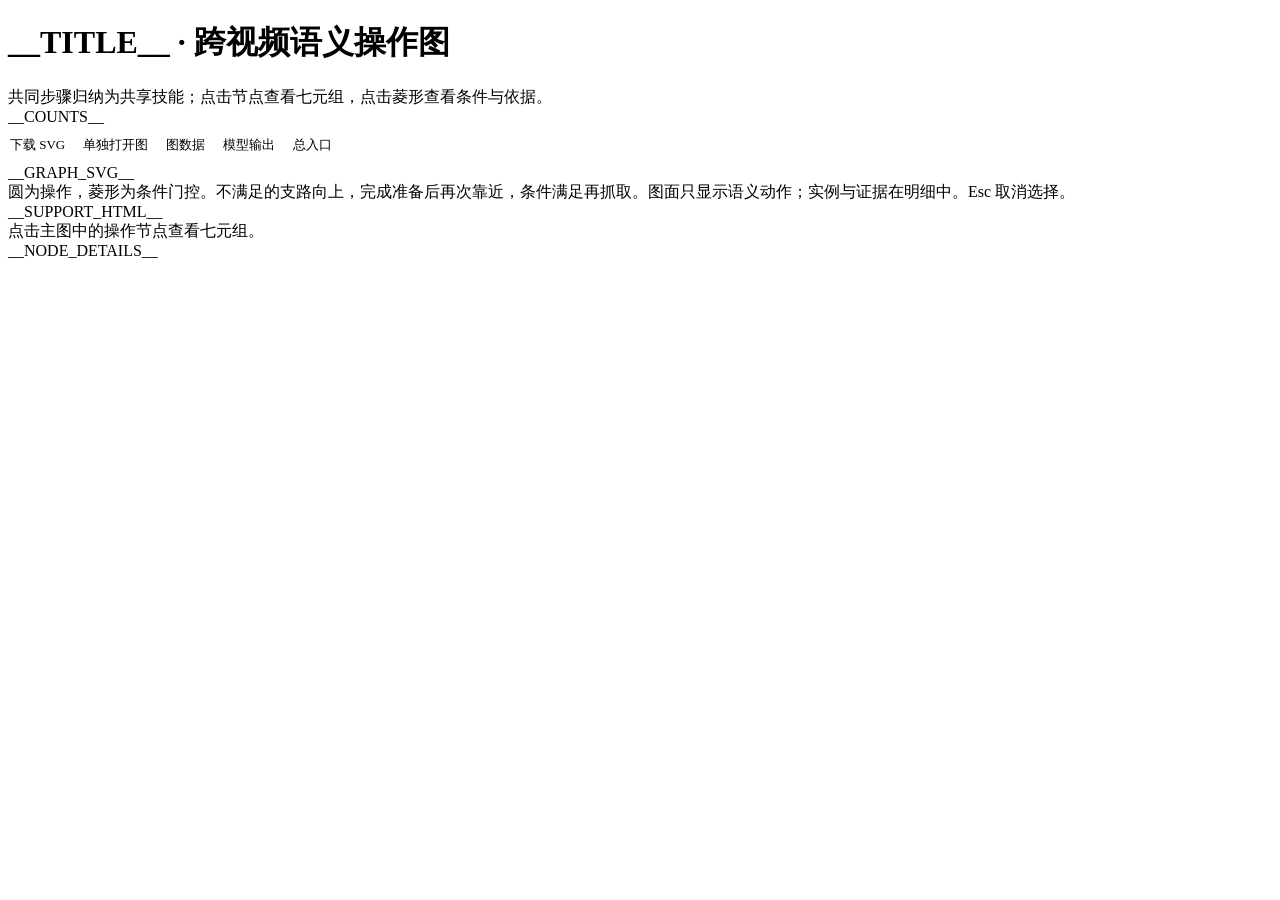
<file: video2op/templates/merged_workbench.html>
<!DOCTYPE html>
<html lang="zh-CN"><head><meta charset="utf-8"><meta name="viewport" content="width=device-width,initial-scale=1">
<title>__TITLE__ · 跨视频语义操作图</title>
<style>__NATIVE_CSS__
pre{white-space:pre-wrap;overflow-wrap:anywhere;margin:4px 0;font:12px/1.65 system-ui,"Microsoft YaHei",sans-serif}
#figure svg{width:100%;height:auto;min-width:900px;max-width:1400px}
.graph-tools{display:flex;gap:18px;padding:10px 2px;font-size:13px}.graph-tools a{color:var(--blue);text-decoration:none}
.source-item{padding:12px 0;border-top:1px solid var(--line)}.evidence-fold{margin-top:16px;padding:10px 0;border-top:1px solid var(--line)}
summary{cursor:pointer}.clip video{width:100%;max-height:240px;background:#f1f5f9;border-radius:8px}.clip{margin:10px 0}
@media(max-width:1050px){#app{display:block}#detailPane{width:auto;max-height:none;position:static;border-top:1px solid var(--line);border-left:0}#graphPane{padding:12px}#figure{max-height:none}}
</style></head><body>
<header class="top"><h1>__TITLE__ · 跨视频语义操作图</h1><div class="sub">共同步骤归纳为共享技能；点击节点查看七元组，点击菱形查看条件与依据。</div><div class="chips"><span class="chip">__COUNTS__</span></div></header>
<div id="app"><div id="graphPane">
<div class="graph-tools"><a href="operations.svg" download>下载 SVG</a><a href="operations.svg" target="_blank">单独打开图</a><a href="merged_operation_graph.json">图数据</a><a href="success_process_model/result.json">模型输出</a><a href="index.html">总入口</a></div>
<div id="figure">__GRAPH_SVG__</div>
<div class="figcap">圆为操作，菱形为条件门控。不满足的支路向上，完成准备后再次靠近，条件满足再抓取。图面只显示语义动作；实例与证据在明细中。Esc 取消选择。</div>
__SUPPORT_HTML__
</div><div id="detailPane"><div id="detailEmpty">点击主图中的操作节点查看七元组。</div>__NODE_DETAILS__</div></div>
<script>const WB=__VIEW_JSON__;
__NATIVE_JS__
(function(){
 const applyHash=()=>{const id=decodeURIComponent(location.hash.replace(/^#node=/,""));if(!id)return;document.querySelectorAll("#figure [data-node-id]").forEach(g=>{if(g.dataset.nodeId===id)g.dispatchEvent(new MouseEvent("click",{bubbles:true}))})};
 applyHash();window.addEventListener("hashchange",applyHash);
})();
</script></body></html>
</file>
